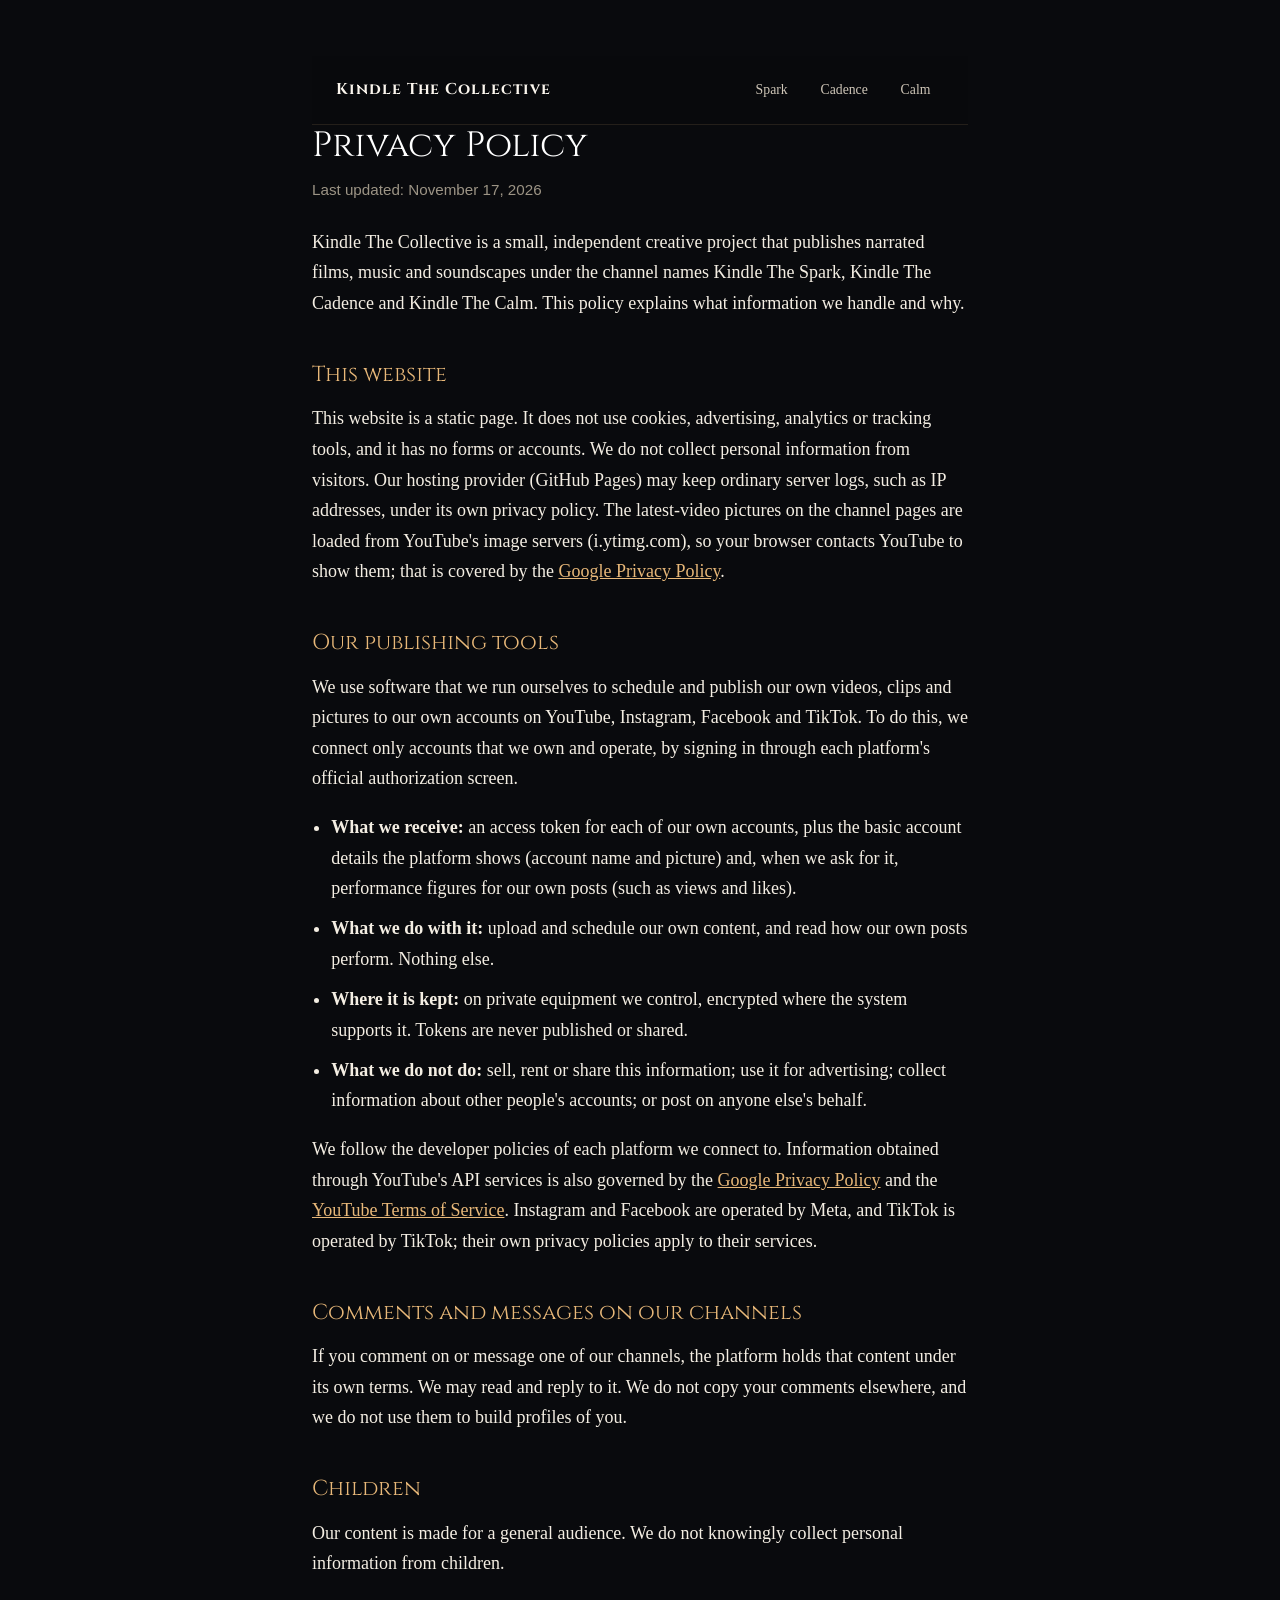
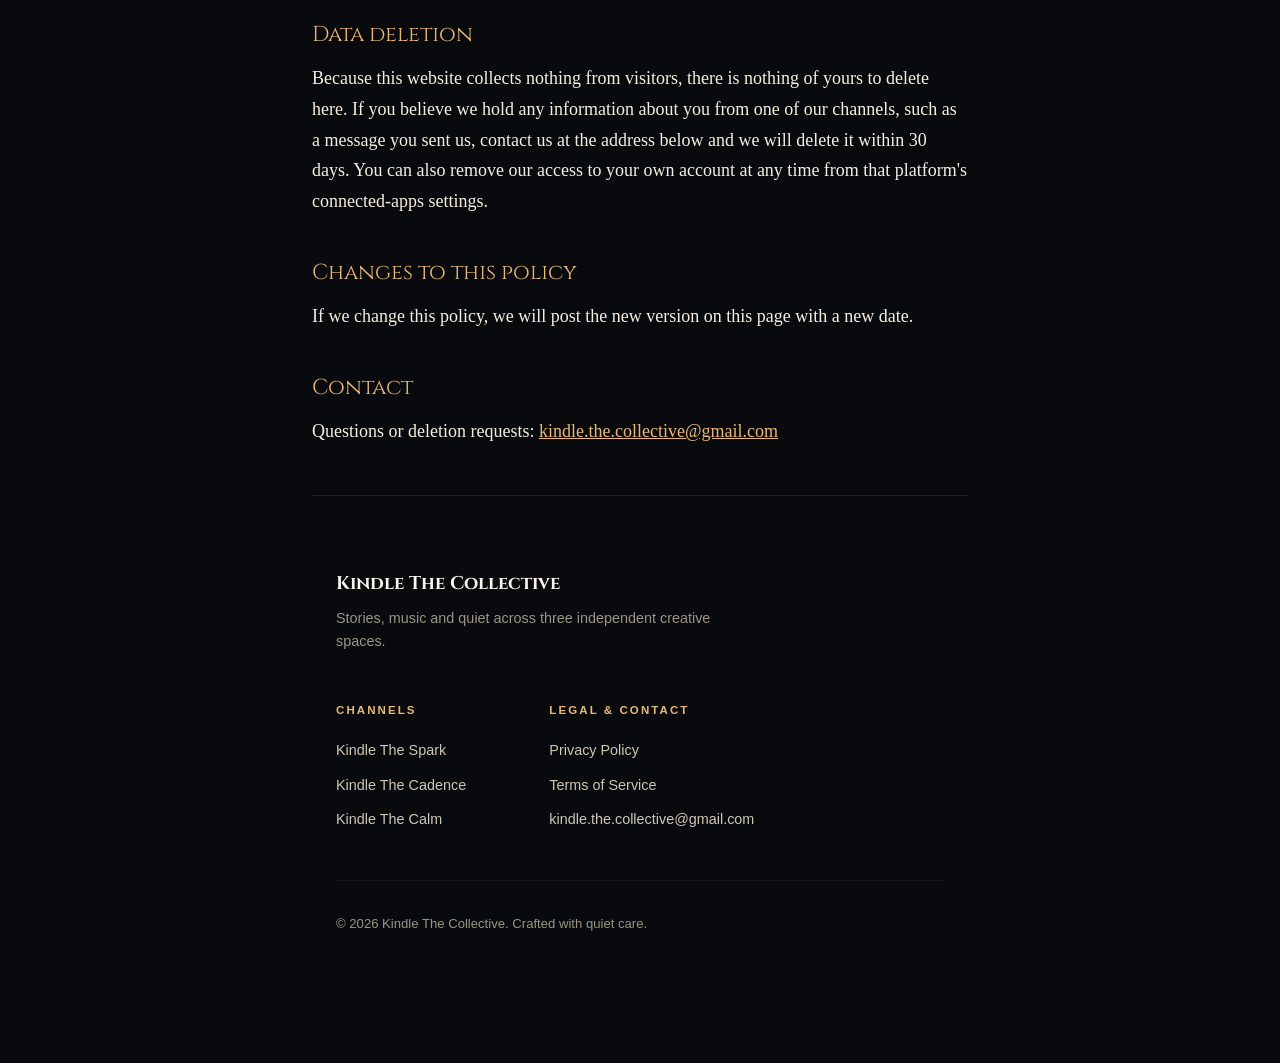
<file: privacy.html>
<!doctype html>
<html lang="en">
<head>
<meta charset="utf-8">
<meta name="viewport" content="width=device-width, initial-scale=1">
<title>Privacy Policy | Kindle The Collective</title>
<meta name="description" content="How Kindle The Collective handles information on this website and in the tools it uses to publish its own content.">
<link rel="canonical" href="https://kindlethecollective.me/privacy.html">
<link rel="icon" type="image/svg+xml" href="assets/favicon.svg">
<meta property="og:type" content="website">
<meta property="og:url" content="https://kindlethecollective.me/privacy.html">
<meta property="og:title" content="Privacy Policy | Kindle The Collective">
<meta property="og:description" content="How Kindle The Collective handles information on this website and in the tools it uses to publish its own content.">
<meta property="og:image" content="https://kindlethecollective.me/assets/spark/banner.jpg">
<meta property="og:image:alt" content="Kindle The Collective">
<meta property="og:locale" content="en_US">
<link rel="stylesheet" href="style.css">
</head>
<body>
<div class="wrap">
  <header class="site-header">
    <div class="header-inner">
      <a class="brand-link" href="index.html"><span class="brand-name">Kindle The Collective</span></a>
      <nav class="site-nav" aria-label="Channels">
        <a class="nav-link" href="spark/index.html">Spark</a>
        <a class="nav-link" href="cadence/index.html">Cadence</a>
        <a class="nav-link" href="calm/index.html">Calm</a>
      </nav>
    </div>
  </header>
  <main id="main">
    <h1>Privacy Policy</h1>
    <p class="meta">Last updated: November 17, 2026</p>

    <p>Kindle The Collective is a small, independent creative project that publishes narrated films, music and soundscapes under the channel names Kindle The Spark, Kindle The Cadence and Kindle The Calm. This policy explains what information we handle and why.</p>

    <h2>This website</h2>
    <p>This website is a static page. It does not use cookies, advertising, analytics or tracking tools, and it has no forms or accounts. We do not collect personal information from visitors. Our hosting provider (GitHub Pages) may keep ordinary server logs, such as IP addresses, under its own privacy policy. The latest-video pictures on the channel pages are loaded from YouTube's image servers (i.ytimg.com), so your browser contacts YouTube to show them; that is covered by the <a href="https://policies.google.com/privacy">Google Privacy Policy</a>.</p>

    <h2>Our publishing tools</h2>
    <p>We use software that we run ourselves to schedule and publish our own videos, clips and pictures to our own accounts on YouTube, Instagram, Facebook and TikTok. To do this, we connect only accounts that we own and operate, by signing in through each platform's official authorization screen.</p>
    <ul>
      <li><strong>What we receive:</strong> an access token for each of our own accounts, plus the basic account details the platform shows (account name and picture) and, when we ask for it, performance figures for our own posts (such as views and likes).</li>
      <li><strong>What we do with it:</strong> upload and schedule our own content, and read how our own posts perform. Nothing else.</li>
      <li><strong>Where it is kept:</strong> on private equipment we control, encrypted where the system supports it. Tokens are never published or shared.</li>
      <li><strong>What we do not do:</strong> sell, rent or share this information; use it for advertising; collect information about other people's accounts; or post on anyone else's behalf.</li>
    </ul>
    <p>We follow the developer policies of each platform we connect to. Information obtained through YouTube's API services is also governed by the <a href="https://policies.google.com/privacy">Google Privacy Policy</a> and the <a href="https://www.youtube.com/t/terms">YouTube Terms of Service</a>. Instagram and Facebook are operated by Meta, and TikTok is operated by TikTok; their own privacy policies apply to their services.</p>

    <h2>Comments and messages on our channels</h2>
    <p>If you comment on or message one of our channels, the platform holds that content under its own terms. We may read and reply to it. We do not copy your comments elsewhere, and we do not use them to build profiles of you.</p>

    <h2>Children</h2>
    <p>Our content is made for a general audience. We do not knowingly collect personal information from children.</p>

    <h2 id="deletion">Data deletion</h2>
    <p>Because this website collects nothing from visitors, there is nothing of yours to delete here. If you believe we hold any information about you from one of our channels, such as a message you sent us, contact us at the address below and we will delete it within 30 days. You can also remove our access to your own account at any time from that platform's connected-apps settings.</p>

    <h2>Changes to this policy</h2>
    <p>If we change this policy, we will post the new version on this page with a new date.</p>

    <h2>Contact</h2>
    <p>Questions or deletion requests: <a href="mailto:kindle.the.collective@gmail.com">kindle.the.collective@gmail.com</a></p>
  </main>
  <footer class="site-footer">
    <div class="footer-inner">
      <div class="footer-top">
        <div class="footer-brand"><span class="footer-title">Kindle The Collective</span><p class="footer-summary">Stories, music and quiet across three independent creative spaces.</p></div>
        <div class="footer-nav">
          <div class="footer-col"><span class="footer-heading">Channels</span><a href="spark/index.html">Kindle The Spark</a><a href="cadence/index.html">Kindle The Cadence</a><a href="calm/index.html">Kindle The Calm</a></div>
          <div class="footer-col"><span class="footer-heading">Legal &amp; Contact</span><a href="privacy.html">Privacy Policy</a><a href="terms.html">Terms of Service</a><a href="mailto:kindle.the.collective@gmail.com">kindle.the.collective@gmail.com</a></div>
        </div>
      </div>
      <div class="footer-bottom"><p class="footer-copyright">© 2026 Kindle The Collective. Crafted with quiet care.</p></div>
    </div>
  </footer>
</div>
</body>
</html>
</file>
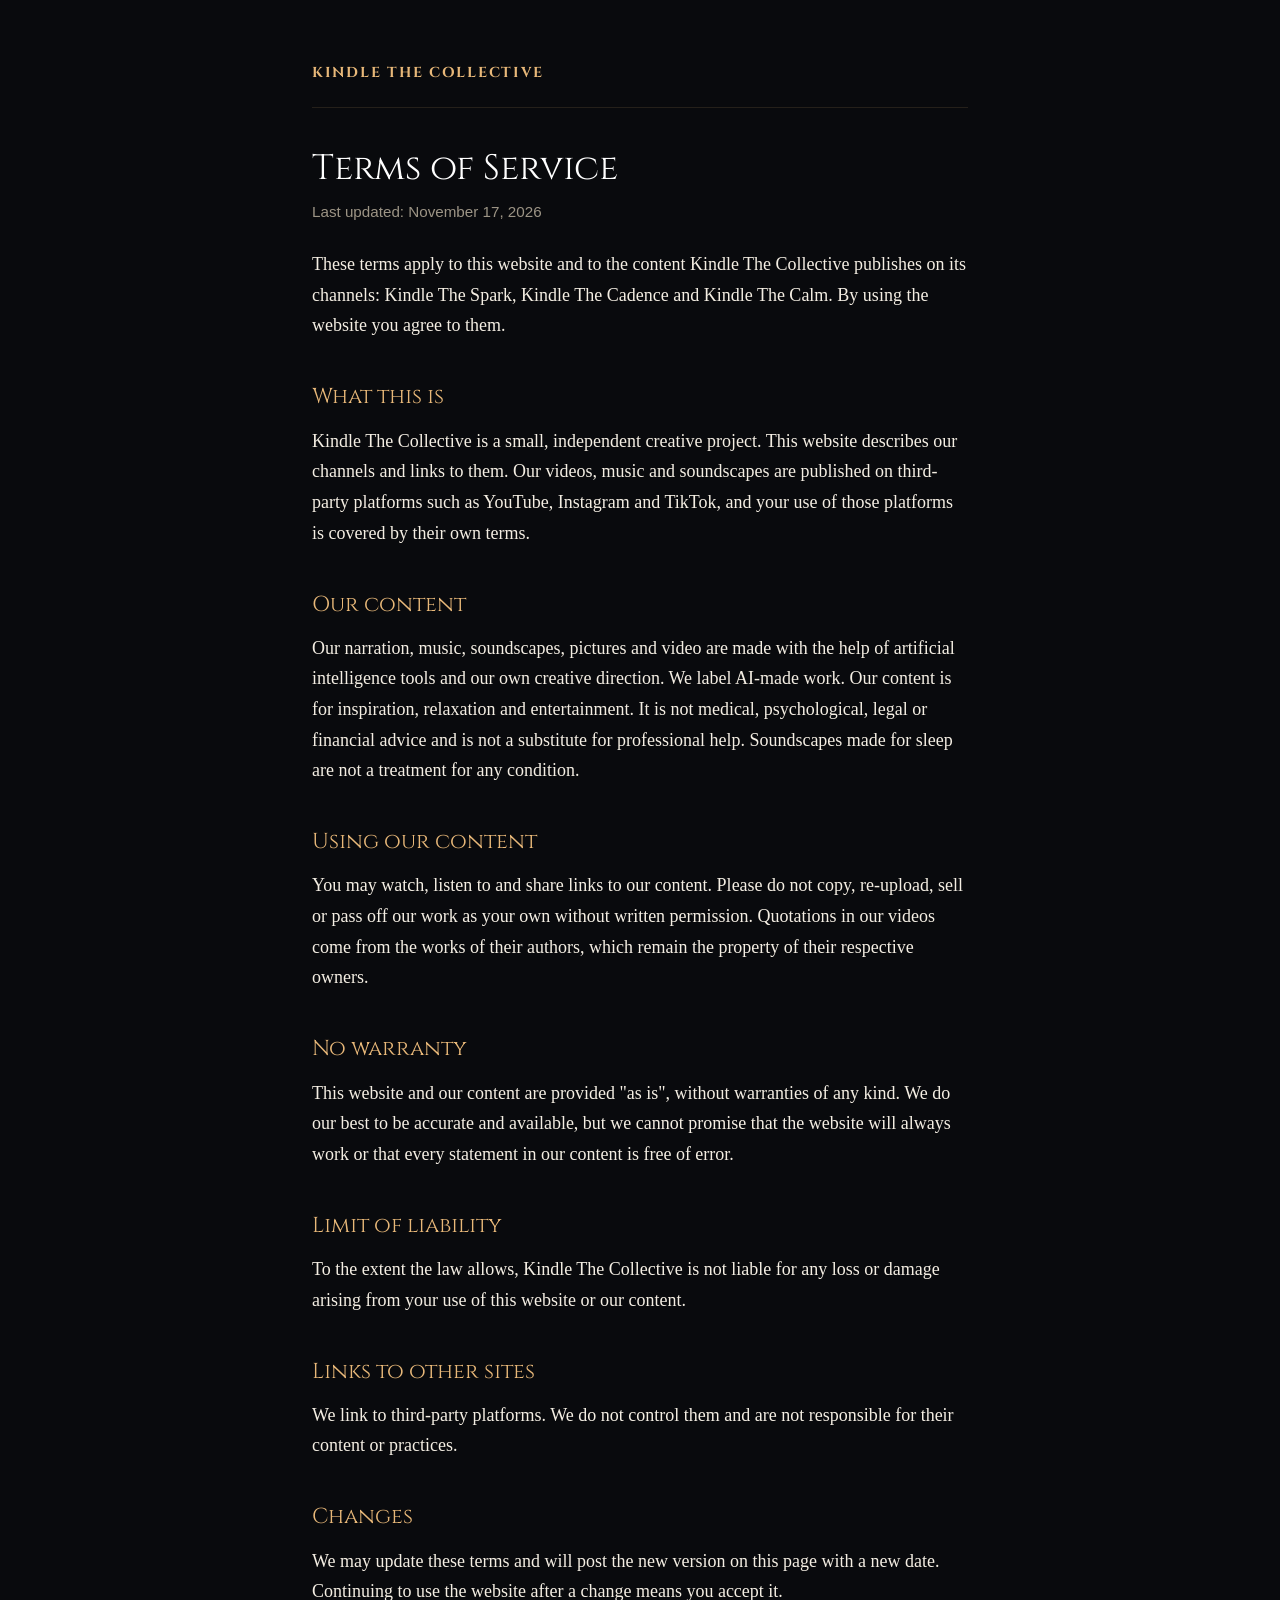
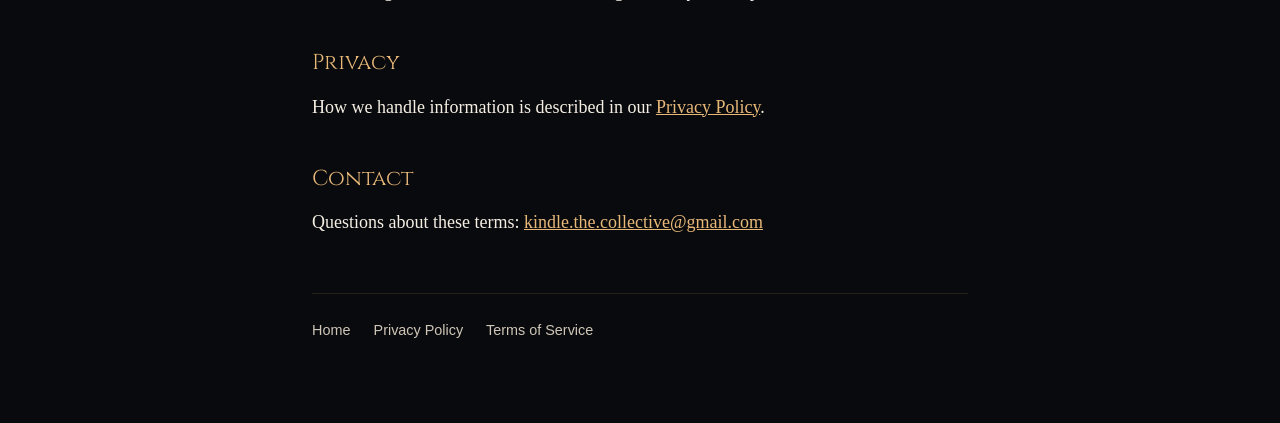
<file: terms.html>
<!doctype html>
<html lang="en">
<head>
<meta charset="utf-8">
<meta name="viewport" content="width=device-width, initial-scale=1">
<title>Terms of Service | Kindle The Collective</title>
<meta name="description" content="The terms for using the Kindle The Collective website and content.">
<link rel="stylesheet" href="style.css">
</head>
<body>
<div class="wrap">
  <header class="site"><a class="brand" href="/">Kindle The Collective</a></header>
  <main>
    <h1>Terms of Service</h1>
    <p class="meta">Last updated: November 17, 2026</p>

    <p>These terms apply to this website and to the content Kindle The Collective publishes on its channels: Kindle The Spark, Kindle The Cadence and Kindle The Calm. By using the website you agree to them.</p>

    <h2>What this is</h2>
    <p>Kindle The Collective is a small, independent creative project. This website describes our channels and links to them. Our videos, music and soundscapes are published on third-party platforms such as YouTube, Instagram and TikTok, and your use of those platforms is covered by their own terms.</p>

    <h2>Our content</h2>
    <p>Our narration, music, soundscapes, pictures and video are made with the help of artificial intelligence tools and our own creative direction. We label AI-made work. Our content is for inspiration, relaxation and entertainment. It is not medical, psychological, legal or financial advice and is not a substitute for professional help. Soundscapes made for sleep are not a treatment for any condition.</p>

    <h2>Using our content</h2>
    <p>You may watch, listen to and share links to our content. Please do not copy, re-upload, sell or pass off our work as your own without written permission. Quotations in our videos come from the works of their authors, which remain the property of their respective owners.</p>

    <h2>No warranty</h2>
    <p>This website and our content are provided "as is", without warranties of any kind. We do our best to be accurate and available, but we cannot promise that the website will always work or that every statement in our content is free of error.</p>

    <h2>Limit of liability</h2>
    <p>To the extent the law allows, Kindle The Collective is not liable for any loss or damage arising from your use of this website or our content.</p>

    <h2>Links to other sites</h2>
    <p>We link to third-party platforms. We do not control them and are not responsible for their content or practices.</p>

    <h2>Changes</h2>
    <p>We may update these terms and will post the new version on this page with a new date. Continuing to use the website after a change means you accept it.</p>

    <h2>Privacy</h2>
    <p>How we handle information is described in our <a href="privacy.html">Privacy Policy</a>.</p>

    <h2>Contact</h2>
    <p>Questions about these terms: <a href="mailto:kindle.the.collective@gmail.com">kindle.the.collective@gmail.com</a></p>
  </main>
  <footer>
    <a href="/">Home</a>
    <a href="privacy.html">Privacy Policy</a>
    <a href="terms.html">Terms of Service</a>
  </footer>
</div>
</body>
</html>
</file>
<file: style.css>
:root {
  --font-cinzel: "Cinzel", "Times New Roman", Georgia, serif;
  --font-sans: -apple-system, BlinkMacSystemFont, "Segoe UI", Roboto, "Helvetica Neue", Arial, sans-serif;
  --font-serif: "Charter", "Bitstream Charter", "Sitka Text", Cambria, Georgia, serif;

  --bg: #090a0d;
  --bg-rgb: 9, 10, 13;
  --card-bg: #111319;
  --card-bg-rgb: 17, 19, 25;
  --accent: #e8b879;
  --accent-rgb: 232, 184, 121;
  --accent-hover: #f7d29c;
  --brand: #bc763f;
  --brand-rgb: 188, 118, 63;
  --text: #f4eee3;
  --text-dim: #cfc6b8;
  --muted: #9c9485;
  --line: rgba(232, 184, 121, 0.12);
  --line-bright: rgba(232, 184, 121, 0.28);
  --gold-glow: rgba(232, 184, 121, 0.35);

  --panel: #12151c;
  --ember: #e8a14a;
}

* { box-sizing: border-box; }
html { -webkit-text-size-adjust: 100%; scroll-behavior: smooth; }

::selection {
  background: rgba(232, 184, 121, 0.35);
  color: #ffffff;
}

@font-face {
  font-family: Cinzel;
  src: url('assets/fonts/Cinzel.ttf') format('truetype');
  font-style: normal;
  font-weight: 400 900;
  font-display: swap;
}

/* ==========================================================================
   Legal pages layout (privacy.html, terms.html)
   ========================================================================== */
body {
  margin: 0;
  background: var(--bg);
  color: var(--text);
  font: 18px/1.7 var(--font-serif);
}

.wrap {
  max-width: 44rem;
  margin: 0 auto;
  padding: 3.5rem 1.5rem 5rem;
}

header.site {
  margin-bottom: 2.5rem;
  border-bottom: 1px solid var(--line);
  padding-bottom: 1.25rem;
}

header.site a.brand {
  color: var(--accent);
  text-decoration: none;
  letter-spacing: .12em;
  text-transform: uppercase;
  font-size: .9rem;
  font-weight: 700;
  font-family: var(--font-cinzel);
  transition: color 0.2s ease;
}

header.site a.brand:hover {
  color: #ffffff;
}

h1 { font-family: var(--font-cinzel); font-weight: 400; font-size: 2.2rem; line-height: 1.2; margin: 0 0 .5rem; color: #ffffff; }
h2 { font-family: var(--font-cinzel); font-weight: 400; font-size: 1.35rem; color: var(--accent); margin: 2.4rem 0 .6rem; }
p, li { margin: .6rem 0; }
ul { padding-left: 1.2rem; }
a { color: var(--accent); }
.meta { color: var(--muted); font-size: .95rem; margin-bottom: 1.5rem; font-family: var(--font-sans); }

footer {
  margin-top: 3.5rem;
  padding-top: 1.5rem;
  border-top: 1px solid var(--line);
  color: var(--muted);
  font-size: .9rem;
  font-family: var(--font-sans);
}

footer a {
  margin-right: 1.2rem;
  color: var(--text-dim);
  text-decoration: none;
  transition: color 0.2s ease;
}

footer a:hover {
  color: var(--accent);
}

.note {
  background: var(--panel);
  border: 1px solid var(--line);
  border-radius: 8px;
  padding: .9rem 1.1rem;
  color: var(--text-dim);
}

/* ==========================================================================
   Hub & Channel Themes
   ========================================================================== */
.hub {
  font: 16px/1.65 var(--font-sans);
  background: var(--bg);
  color: var(--text);
  overflow-x: hidden;
  position: relative;
  background-image: radial-gradient(circle at 50% 0%, rgba(var(--accent-rgb), 0.08) 0%, transparent 60%);
}

.hub.spark {
  --bg: #0d0c0a;
  --bg-rgb: 13, 12, 10;
  --card-bg: #151310;
  --card-bg-rgb: 21, 19, 16;
  --accent: #f0ac69;
  --accent-rgb: 240, 172, 105;
  --accent-hover: #ffc48a;
  --brand: #bc763f;
  --brand-rgb: 188, 118, 63;
  --text: #f6eee3;
  --text-dim: #d3c9ba;
  --muted: #a49a8c;
  --line: rgba(240, 172, 105, 0.14);
  --line-bright: rgba(240, 172, 105, 0.3);
  --gold-glow: rgba(240, 172, 105, 0.4);
}

.hub.cadence {
  --bg: #07090f;
  --bg-rgb: 7, 9, 15;
  --card-bg: #0e121a;
  --card-bg-rgb: 14, 18, 26;
  --accent: #f8c15c;
  --accent-rgb: 248, 193, 92;
  --accent-hover: #ffd37a;
  --brand: #dc9733;
  --brand-rgb: 220, 151, 51;
  --text: #f6f0e6;
  --text-dim: #d2cbd4;
  --muted: #959caa;
  --line: rgba(248, 193, 92, 0.14);
  --line-bright: rgba(248, 193, 92, 0.3);
  --gold-glow: rgba(248, 193, 92, 0.4);
}

.hub.calm {
  --bg: #030c17;
  --bg-rgb: 3, 12, 23;
  --card-bg: #07192d;
  --card-bg-rgb: 7, 25, 45;
  --accent: #ebd096;
  --accent-rgb: 235, 208, 150;
  --accent-hover: #f6e1b4;
  --brand: #ddab61;
  --brand-rgb: 221, 171, 97;
  --text: #f1ede5;
  --text-dim: #c5d3df;
  --muted: #859bb0;
  --line: rgba(235, 208, 150, 0.14);
  --line-bright: rgba(235, 208, 150, 0.3);
  --gold-glow: rgba(235, 208, 150, 0.4);
}

.hub a:focus-visible,
.hub button:focus-visible {
  outline: 2px solid var(--accent);
  outline-offset: 3px;
  box-shadow: 0 0 14px var(--gold-glow);
}

/* Screen reader utility */
.sr-only {
  position: absolute;
  width: 1px;
  height: 1px;
  padding: 0;
  margin: -1px;
  overflow: hidden;
  clip: rect(0, 0, 0, 0);
  white-space: nowrap;
  border: 0;
}

/* ==========================================================================
   Header & Navigation
   ========================================================================== */
.skip-link {
  position: absolute;
  left: 1.5rem;
  top: -8rem;
  background: #11141a;
  color: var(--accent);
  padding: 0.65rem 1.25rem;
  border: 1px solid var(--accent);
  border-radius: 6px;
  z-index: 100;
  font-weight: 600;
  text-decoration: none;
  box-shadow: 0 6px 20px rgba(0,0,0,0.8);
  transition: top 0.2s ease;
}

.skip-link:focus {
  top: 1.5rem;
  outline: 2px solid #ffffff;
}

.site-header {
  position: sticky;
  top: 0;
  z-index: 50;
  backdrop-filter: blur(14px);
  -webkit-backdrop-filter: blur(14px);
  background: rgba(var(--bg-rgb), 0.85);
  border-bottom: 1px solid var(--line);
  transition: background-color 0.3s ease, border-color 0.3s ease;
}

.header-inner {
  max-width: 76rem;
  margin: 0 auto;
  padding: 1rem 1.5rem;
  display: flex;
  align-items: center;
  justify-content: space-between;
  gap: 1.25rem;
}

.brand-link {
  display: flex;
  align-items: center;
  gap: 0.65rem;
  text-decoration: none;
  color: #fcf8f0;
  transition: transform 0.2s ease;
  flex-shrink: 0;
}

.brand-link:hover {
  transform: translateY(-1px);
}

.brand-flame-icon {
  flex-shrink: 0;
  filter: drop-shadow(0 0 8px var(--gold-glow));
}

.brand-name {
  font-family: var(--font-cinzel);
  font-size: clamp(0.88rem, 2.5vw, 0.98rem);
  font-weight: 700;
  letter-spacing: 0.06em;
  color: #fbf6ee;
  white-space: nowrap;
  transition: color 0.2s ease;
}

.brand-link:hover .brand-name {
  color: var(--accent);
}

.site-nav {
  display: flex;
  align-items: center;
  gap: 0.35rem;
  flex-shrink: 0;
}

.nav-link {
  color: var(--text-dim);
  text-decoration: none;
  font-size: 0.86rem;
  font-weight: 500;
  padding: 0.4rem 0.85rem;
  border-radius: 999px;
  transition: all 0.2s ease;
  white-space: nowrap;
}

.nav-link:hover {
  color: #ffffff;
  background: rgba(255, 255, 255, 0.06);
}

.nav-link.active {
  color: var(--accent);
  background: rgba(var(--accent-rgb), 0.14);
  font-weight: 600;
  box-shadow: inset 0 0 0 1px rgba(var(--accent-rgb), 0.25);
}

@media (max-width: 600px) {
  .header-inner {
    padding: 0.85rem 1rem;
    gap: 0.6rem;
    flex-wrap: wrap;
  }
  .brand-name {
    font-size: 0.85rem;
    letter-spacing: 0.04em;
  }
  .brand-flame-icon {
    width: 18px;
    height: 18px;
  }
  .nav-link {
    padding: 0.35rem 0.6rem;
    font-size: 0.8rem;
  }
}

/* ==========================================================================
   Hero (Home)
   ========================================================================== */
.hero-home {
  position: relative;
  min-height: clamp(26rem, 58vh, 36rem);
  display: flex;
  align-items: center;
  justify-content: center;
  text-align: center;
  padding: 5.5rem 1.5rem 5rem;
  overflow: hidden;
}

.hero-glow {
  position: absolute;
  width: min(720px, 94vw);
  height: 420px;
  border-radius: 50%;
  background: radial-gradient(ellipse at 50% 50%, rgba(240, 150, 60, 0.32) 0%, rgba(210, 110, 40, 0.18) 35%, rgba(160, 60, 20, 0.08) 60%, transparent 75%);
  filter: blur(50px);
  pointer-events: none;
  transform: translateZ(0);
  animation: emberBreathe 8s ease-in-out infinite alternate;
}

@keyframes emberBreathe {
  0% { transform: scale(0.92) translateY(0); opacity: 0.72; }
  50% { transform: scale(1.08) translateY(-10px); opacity: 1; }
  100% { transform: scale(0.96) translateY(6px); opacity: 0.78; }
}

.hero-content {
  position: relative;
  z-index: 2;
  max-width: 52rem;
  display: flex;
  flex-direction: column;
  align-items: center;
}

.eyebrow {
  font-family: var(--font-sans);
  font-size: 0.75rem;
  font-weight: 700;
  text-transform: uppercase;
  letter-spacing: 0.22em;
  color: var(--accent);
  margin: 0 0 1rem;
  display: flex;
  align-items: center;
  gap: 0.5rem;
  justify-content: center;
}

.eyebrow-spark {
  color: var(--brand);
  font-size: 0.7rem;
  animation: sparkTwinkle 4s ease-in-out infinite alternate;
}

@keyframes sparkTwinkle {
  0% { opacity: 0.5; transform: scale(0.9); }
  100% { opacity: 1; transform: scale(1.15); filter: drop-shadow(0 0 6px var(--accent)); }
}

.hero-home h1 {
  font-family: var(--font-cinzel);
  font-size: clamp(2.5rem, 6.2vw, 4.8rem);
  font-weight: 700;
  line-height: 1.15;
  letter-spacing: 0.03em;
  margin: 0.2rem 0 0.85rem;
  color: #fbf5eb;
  background: linear-gradient(180deg, #ffffff 15%, #f6ecd8 60%, #deb881 100%);
  -webkit-background-clip: text;
  -webkit-text-fill-color: transparent;
}

.hero-sub {
  font-family: var(--font-serif);
  font-size: clamp(1.15rem, 2.2vw, 1.35rem);
  color: #d6cebe;
  margin: 0 0 2.4rem;
  font-style: italic;
}

.hero-cta {
  display: inline-flex;
  align-items: center;
  gap: 0.55rem;
  padding: 0.8rem 1.6rem;
  border-radius: 999px;
  background: rgba(255, 255, 255, 0.04);
  border: 1px solid rgba(var(--accent-rgb), 0.35);
  color: #f8f1e5;
  text-decoration: none;
  font-size: 0.92rem;
  font-weight: 600;
  letter-spacing: 0.03em;
  backdrop-filter: blur(8px);
  transition: all 0.25s ease;
}

.hero-cta:hover {
  background: rgba(var(--accent-rgb), 0.16);
  border-color: var(--accent);
  color: #ffffff;
  transform: translateY(-2px);
  box-shadow: 0 8px 24px var(--gold-glow);
}

.hero-arrow {
  transition: transform 0.25s ease;
}

.hero-cta:hover .hero-arrow {
  transform: translateY(3px);
}

/* ==========================================================================
   Section Dividers & Headers
   ========================================================================== */
.section-divider {
  display: flex;
  align-items: center;
  justify-content: center;
  max-width: 48rem;
  margin: 0 auto;
  height: 2rem;
  position: relative;
}

.section-divider::before,
.section-divider::after {
  content: "";
  flex: 1;
  height: 1px;
  background: linear-gradient(90deg, transparent, var(--line-bright));
}

.section-divider::after {
  background: linear-gradient(90deg, var(--line-bright), transparent);
}

.divider-ember {
  padding: 0 1.25rem;
  color: var(--accent);
  font-size: 0.75rem;
  text-shadow: 0 0 10px var(--gold-glow);
}

.section {
  max-width: 76rem;
  margin: 0 auto;
  padding: 5rem 1.5rem;
}

.section-header {
  text-align: center;
  max-width: 38rem;
  margin: 0 auto 3rem;
}

.section-header h2 {
  font-family: var(--font-cinzel);
  font-size: clamp(1.8rem, 3.5vw, 2.6rem);
  font-weight: 700;
  line-height: 1.2;
  color: #fbf5eb;
  margin: 0.3rem 0 0.6rem;
}

.section-desc {
  color: var(--muted);
  font-size: 1.05rem;
  margin: 0;
}

/* ==========================================================================
   Channel Cards (Home - Film Poster Style)
   ========================================================================== */
.channel-grid {
  display: grid;
  grid-template-columns: 1fr;
  gap: 1.75rem;
}

@media (min-width: 960px) {
  .channel-grid {
    grid-template-columns: repeat(3, minmax(0, 1fr));
  }
}

@media (min-width: 640px) and (max-width: 959px) {
  .channel-grid {
    max-width: 46rem;
    margin: 0 auto;
  }
}

.channel-card {
  position: relative;
  border-radius: 16px;
  overflow: hidden;
  background: var(--card-bg);
  border: 1px solid var(--line);
  display: flex;
  flex-direction: column;
  transition: transform 0.35s cubic-bezier(0.2, 0.8, 0.2, 1), border-color 0.35s ease, box-shadow 0.35s ease;
  box-shadow: 0 12px 30px -10px rgba(0, 0, 0, 0.7);
}

.channel-card.spark {
  --accent: #f0ac69;
  --accent-rgb: 240, 172, 105;
  --brand: #bc763f;
  --brand-rgb: 188, 118, 63;
  --card-bg: #151310;
  --gold-glow: rgba(240, 172, 105, 0.4);
}

.channel-card.cadence {
  --accent: #f8c15c;
  --accent-rgb: 248, 193, 92;
  --brand: #dc9733;
  --brand-rgb: 220, 151, 51;
  --card-bg: #0e121a;
  --gold-glow: rgba(248, 193, 92, 0.4);
}

.channel-card.calm {
  --accent: #ebd096;
  --accent-rgb: 235, 208, 150;
  --brand: #ddab61;
  --brand-rgb: 221, 171, 97;
  --card-bg: #07192d;
  --gold-glow: rgba(235, 208, 150, 0.4);
}

.channel-card:hover {
  transform: translateY(-6px);
  border-color: var(--line-bright);
  box-shadow: 0 20px 45px -12px rgba(0, 0, 0, 0.85), 0 0 30px -4px var(--gold-glow);
}

.card-media {
  position: absolute;
  inset: 0;
  pointer-events: none;
  overflow: hidden;
}

.card-banner-bg {
  position: absolute;
  inset: -15px;
  width: calc(100% + 30px);
  height: calc(100% + 30px);
  object-fit: cover;
  object-position: center;
  opacity: 0.24;
  filter: blur(4px) saturate(1.15) brightness(0.8);
  transition: transform 0.6s cubic-bezier(0.2, 0.8, 0.2, 1), opacity 0.6s ease, filter 0.6s ease;
  transform: scale(1.08);
}

.channel-card:hover .card-banner-bg {
  transform: scale(1.15);
  opacity: 0.35;
  filter: blur(3px) saturate(1.25) brightness(0.9);
}

.card-shade {
  position: absolute;
  inset: 0;
  background: linear-gradient(180deg, rgba(var(--bg-rgb), 0.72) 0%, rgba(var(--bg-rgb), 0.88) 42%, rgba(var(--bg-rgb), 0.98) 100%);
}

.card-inner {
  position: relative;
  z-index: 2;
  padding: 2.2rem 1.75rem 1.75rem;
  display: flex;
  flex-direction: column;
  flex: 1;
}

.card-header {
  display: flex;
  align-items: center;
  gap: 1.1rem;
  margin-bottom: 1.25rem;
}

.avatar-medallion {
  display: block;
  width: 4.5rem;
  height: 4.5rem;
  border-radius: 50%;
  overflow: hidden;
  flex-shrink: 0;
  border: 2px solid var(--accent);
  box-shadow: 0 0 16px var(--gold-glow), 0 4px 10px rgba(0, 0, 0, 0.6);
  transition: transform 0.3s ease, box-shadow 0.3s ease;
  background: #000;
}

.avatar-medallion:hover {
  transform: scale(1.06);
  box-shadow: 0 0 22px var(--gold-glow);
}

.avatar-img {
  width: 100%;
  height: 100%;
  object-fit: cover;
  display: block;
}

.card-titles {
  display: flex;
  flex-direction: column;
}

.card-kicker {
  font-size: 0.7rem;
  font-weight: 700;
  text-transform: uppercase;
  letter-spacing: 0.18em;
  color: var(--accent);
  margin: 0 0 0.25rem;
}

.card-channel-name {
  font-family: var(--font-cinzel);
  font-size: 1.3rem;
  font-weight: 700;
  line-height: 1.2;
  margin: 0;
}

.card-channel-name a {
  color: #fbf5eb;
  text-decoration: none;
  transition: color 0.2s ease;
}

.card-channel-name a:hover {
  color: var(--accent);
}

.card-tagline {
  font-family: var(--font-serif);
  font-size: 1rem;
  line-height: 1.5;
  color: #d8d0c2;
  margin: 0 0 1.5rem;
  min-height: 3rem;
}

.card-actions {
  margin-bottom: 1.5rem;
}

.btn-group {
  display: flex;
  align-items: center;
  gap: 0.55rem;
  flex-wrap: wrap;
}

.btn-primary {
  display: inline-flex;
  align-items: center;
  gap: 0.45rem;
  background: linear-gradient(135deg, var(--accent) 0%, var(--brand) 100%);
  color: #0a0b0d !important;
  font-weight: 700;
  font-size: 0.84rem;
  padding: 0.55rem 0.9rem;
  border-radius: 6px;
  text-decoration: none;
  white-space: nowrap;
  box-shadow: 0 4px 12px rgba(0, 0, 0, 0.4);
  transition: all 0.2s ease;
}

.btn-primary:hover {
  filter: brightness(1.12);
  transform: translateY(-1px);
  box-shadow: 0 6px 16px var(--gold-glow);
}

.social-cluster {
  display: inline-flex;
  align-items: center;
  gap: 0.45rem;
}

.btn-social {
  width: 2.35rem;
  height: 2.35rem;
  border-radius: 6px;
  display: inline-flex;
  align-items: center;
  justify-content: center;
  background: rgba(255, 255, 255, 0.05);
  border: 1px solid rgba(255, 255, 255, 0.1);
  color: var(--text-dim) !important;
  text-decoration: none;
  flex-shrink: 0;
  transition: all 0.2s ease;
}

.btn-social:hover {
  background: rgba(var(--accent-rgb), 0.16);
  border-color: var(--accent);
  color: var(--accent) !important;
  transform: translateY(-1px);
}

.btn-secondary {
  display: inline-flex;
  align-items: center;
  gap: 0.5rem;
  background: rgba(255, 255, 255, 0.05);
  border: 1px solid var(--line-bright);
  color: #f3ede2 !important;
  font-size: 0.9rem;
  font-weight: 600;
  padding: 0.65rem 1.15rem;
  border-radius: 6px;
  text-decoration: none;
  white-space: nowrap;
  transition: all 0.2s ease;
}

.btn-secondary:hover {
  background: rgba(var(--accent-rgb), 0.14);
  border-color: var(--accent);
  color: #ffffff !important;
  transform: translateY(-1px);
}

.btn-compact {
  padding: 0.55rem 0.85rem;
  font-size: 0.85rem;
}

.btn-large {
  padding: 0.7rem 1.4rem;
  font-size: 0.95rem;
}

.card-footer {
  margin-top: auto;
  padding-top: 1rem;
  border-top: 1px solid var(--line);
}

.explore-link {
  display: flex;
  align-items: center;
  justify-content: space-between;
  color: var(--accent);
  font-size: 0.88rem;
  font-weight: 600;
  text-decoration: none;
  transition: all 0.2s ease;
}

.explore-link:hover {
  color: #ffffff;
}

.explore-arrow {
  transition: transform 0.2s ease;
}

.explore-link:hover .explore-arrow {
  transform: translateX(4px);
}

/* ==========================================================================
   Channel Page Hero
   ========================================================================== */
.channel-hero {
  position: relative;
  margin-bottom: 2rem;
}

.channel-banner-stage {
  position: relative;
  width: 100%;
  height: clamp(260px, 42vw, 440px);
  overflow: hidden;
  background: #050608;
}

.channel-banner-img {
  width: 100%;
  height: 100%;
  object-fit: cover;
  object-position: center;
  display: block;
  filter: brightness(0.92) contrast(1.04);
}

.channel-banner-fade {
  position: absolute;
  inset: 0;
  background: linear-gradient(180deg, rgba(var(--bg-rgb), 0) 25%, rgba(var(--bg-rgb), 0.65) 70%, var(--bg) 100%);
  pointer-events: none;
}

.channel-banner-vignette {
  position: absolute;
  inset: 0;
  background: radial-gradient(ellipse at 50% 50%, transparent 45%, rgba(0, 0, 0, 0.55) 100%);
  pointer-events: none;
}

.channel-hero-container {
  max-width: 76rem;
  margin: -5.5rem auto 0;
  padding: 0 1.5rem;
  position: relative;
  z-index: 3;
}

.channel-meta-wrap {
  display: flex;
  align-items: flex-end;
  gap: 1.75rem;
  flex-wrap: wrap;
  margin-bottom: 1.75rem;
}

.channel-avatar-medallion {
  width: clamp(6.5rem, 14vw, 8.5rem);
  height: clamp(6.5rem, 14vw, 8.5rem);
  border-radius: 50%;
  overflow: hidden;
  flex-shrink: 0;
  border: 3px solid var(--accent);
  box-shadow: 0 0 28px var(--gold-glow), 0 8px 25px rgba(0, 0, 0, 0.7);
  background: #000;
}

.channel-avatar-img {
  width: 100%;
  height: 100%;
  object-fit: cover;
  display: block;
}

.channel-titles {
  display: flex;
  flex-direction: column;
}

.channel-breadcrumb {
  display: flex;
  align-items: center;
  gap: 0.5rem;
  font-size: 0.8rem;
  font-weight: 600;
  text-transform: uppercase;
  letter-spacing: 0.14em;
  color: var(--muted);
  margin-bottom: 0.4rem;
}

.channel-breadcrumb a {
  color: var(--accent);
  text-decoration: none;
  transition: color 0.2s ease;
}

.channel-breadcrumb a:hover {
  color: #ffffff;
}

.channel-heading {
  font-family: var(--font-cinzel);
  font-size: clamp(2.2rem, 5vw, 3.8rem);
  font-weight: 700;
  line-height: 1.1;
  margin: 0 0 0.35rem;
  color: #fbf5eb;
}

.channel-tagline {
  font-family: var(--font-serif);
  font-style: italic;
  font-size: clamp(1.1rem, 2.2vw, 1.35rem);
  color: var(--accent);
  margin: 0;
}

.channel-body-panel {
  max-width: 48rem;
  margin-top: 1.25rem;
}

.channel-about {
  font-size: 1.1rem;
  line-height: 1.75;
  color: #ded6c9;
  margin: 0 0 1.75rem;
}

.channel-actions-bar {
  margin-bottom: 2rem;
}

.channel-actions-row {
  display: flex;
  align-items: center;
  gap: 0.85rem;
  flex-wrap: wrap;
}

@media (max-width: 640px) {
  .channel-hero-container {
    margin-top: -3.5rem;
    padding: 0 1.25rem;
  }
  .channel-meta-wrap {
    flex-direction: column;
    align-items: flex-start;
    gap: 1rem;
  }
  .channel-avatar-medallion {
    width: 5.5rem;
    height: 5.5rem;
  }
}

/* ==========================================================================
   Video Grid & Video Cards
   ========================================================================== */
.video-grid {
  display: grid;
  grid-template-columns: 1fr;
  gap: 1.6rem;
}

@media (min-width: 600px) {
  .video-grid {
    grid-template-columns: repeat(2, minmax(0, 1fr));
  }
}

@media (min-width: 960px) {
  .video-grid {
    grid-template-columns: repeat(3, minmax(0, 1fr));
  }
}

.video-card {
  border-radius: 12px;
  overflow: hidden;
  background: rgba(255, 255, 255, 0.02);
  border: 1px solid rgba(255, 255, 255, 0.07);
  transition: transform 0.3s cubic-bezier(0.2, 0.8, 0.2, 1), border-color 0.3s ease, box-shadow 0.3s ease, background-color 0.3s ease;
  display: flex;
  flex-direction: column;
}

.video-card:hover {
  transform: translateY(-5px);
  border-color: var(--line-bright);
  background: rgba(255, 255, 255, 0.045);
  box-shadow: 0 14px 34px -10px rgba(0, 0, 0, 0.8), 0 0 20px -6px var(--gold-glow);
}

.video-link {
  text-decoration: none;
  color: inherit;
  display: flex;
  flex-direction: column;
  height: 100%;
}

.video-thumb-container {
  position: relative;
  width: 100%;
  aspect-ratio: 16 / 9;
  overflow: hidden;
  background: #13151a;
}

.video-thumb-container.short {
   aspect-ratio: 9 / 16;
   max-width: 16rem;
   margin-inline: auto;
 }

.video-thumb {
  width: 100%;
  height: 100%;
  object-fit: cover;
  display: block;
  transition: transform 0.5s ease, filter 0.5s ease;
}

.video-thumb.short {
  object-fit: contain;
}

.video-card:hover .video-thumb {
  transform: scale(1.04);
  filter: brightness(1.06);
}

.video-card:hover .video-thumb.short {
  transform: none;
}

.channel-latest-row {
  margin-top: 2rem;
}

.channel-latest-heading {
  margin: 0 0 1rem;
  color: var(--text);
  font-family: var(--font-cinzel);
  font-size: 1.25rem;
}

.video-thumb-overlay {
  position: absolute;
  inset: 0;
  background: rgba(8, 10, 14, 0.35);
  display: flex;
  align-items: center;
  justify-content: center;
  opacity: 0;
  transition: opacity 0.25s ease, background-color 0.25s ease;
}

.video-card:hover .video-thumb-overlay {
  opacity: 1;
}

.video-play-badge {
  width: 3rem;
  height: 3rem;
  border-radius: 50%;
  background: var(--accent);
  color: #0a0b0d;
  display: flex;
  align-items: center;
  justify-content: center;
  box-shadow: 0 4px 16px rgba(0, 0, 0, 0.6);
  transform: scale(0.85);
  transition: transform 0.25s ease;
}

.video-card:hover .video-play-badge {
  transform: scale(1);
}

.video-details {
  padding: 1.15rem 1.25rem 1.35rem;
  display: flex;
  flex-direction: column;
  flex: 1;
}

.video-title {
  font-family: var(--font-sans);
  font-size: 0.98rem;
  font-weight: 600;
  line-height: 1.45;
  color: #f4ede2;
  margin: 0 0 0.85rem;
  display: -webkit-box;
  -webkit-line-clamp: 2;
  -webkit-box-orient: vertical;
  overflow: hidden;
  transition: color 0.2s ease;
}

.video-card:hover .video-title {
  color: var(--accent);
}

.video-meta {
  margin-top: auto;
  display: flex;
  align-items: center;
  gap: 0.5rem;
  font-size: 0.8rem;
  color: var(--muted);
}

.video-channel-tag {
  font-weight: 600;
  color: var(--accent);
}

.meta-dot {
  color: var(--muted);
}

.empty-videos {
  padding: 3rem 1.5rem;
  text-align: center;
  color: var(--muted);
  background: rgba(255, 255, 255, 0.02);
  border: 1px dashed var(--line);
  border-radius: 12px;
}

/* ==========================================================================
   About Section (Home)
   ========================================================================== */
.about-card {
  position: relative;
  border-radius: 16px;
  overflow: hidden;
  background: rgba(255, 255, 255, 0.02);
  border: 1px solid var(--line);
  padding: clamp(2.5rem, 5vw, 4rem) clamp(1.5rem, 4vw, 3.5rem);
}

.about-glow {
  position: absolute;
  width: 420px;
  height: 420px;
  right: -100px;
  top: -100px;
  background: radial-gradient(circle, var(--gold-glow) 0%, transparent 70%);
  filter: blur(55px);
  pointer-events: none;
  opacity: 0.35;
}

.about-content {
  position: relative;
  z-index: 2;
}

.about-card h2 {
  font-family: var(--font-cinzel);
  font-size: clamp(1.7rem, 3.2vw, 2.3rem);
  font-weight: 700;
  color: #fbf5eb;
  margin: 0.2rem 0 1rem;
}

.about-lead {
  font-family: var(--font-serif);
  font-size: 1.25rem;
  line-height: 1.65;
  color: #ded6c9;
  margin: 0 0 2.5rem;
  max-width: 48rem;
}

.about-grid {
  display: grid;
  grid-template-columns: 1fr;
  gap: 1.5rem;
  border-top: 1px solid var(--line);
  padding-top: 2.5rem;
}

@media (min-width: 768px) {
  .about-grid {
    grid-template-columns: repeat(3, minmax(0, 1fr));
  }
}

.about-pillar {
  background: rgba(255, 255, 255, 0.02);
  border: 1px solid var(--line);
  border-radius: 12px;
  padding: 1.5rem;
  transition: border-color 0.25s ease, transform 0.25s ease;
}

.about-pillar:hover {
  border-color: var(--line-bright);
  transform: translateY(-2px);
}

.pillar-title {
  font-family: var(--font-cinzel);
  font-size: 1.1rem;
  font-weight: 700;
  color: var(--accent);
  margin: 0 0 0.65rem;
}

.about-pillar p {
  font-size: 0.95rem;
  line-height: 1.6;
  color: var(--muted);
  margin: 0;
}

/* ==========================================================================
   Footer
   ========================================================================== */
.site-footer {
  border-top: 1px solid var(--line);
  background: rgba(var(--bg-rgb), 0.95);
  margin-top: 3rem;
  padding: 4.5rem 1.5rem 3rem;
  color: var(--muted);
  font-size: 0.9rem;
}

.footer-inner {
  max-width: 76rem;
  margin: 0 auto;
}

.footer-top {
  display: flex;
  justify-content: space-between;
  gap: 3rem;
  flex-wrap: wrap;
  margin-bottom: 3rem;
}

.footer-brand {
  max-width: 24rem;
}

.footer-title {
  font-family: var(--font-cinzel);
  font-size: 1.15rem;
  font-weight: 700;
  color: #fbf5eb;
  display: block;
  margin-bottom: 0.5rem;
}

.footer-summary {
  color: var(--muted);
  line-height: 1.6;
  margin: 0;
}

.footer-nav {
  display: flex;
  gap: clamp(2rem, 5vw, 4rem);
  flex-wrap: wrap;
}

.footer-col {
  display: flex;
  flex-direction: column;
  gap: 0.65rem;
}

.footer-heading {
  font-size: 0.72rem;
  font-weight: 700;
  text-transform: uppercase;
  letter-spacing: 0.18em;
  color: var(--accent);
  margin-bottom: 0.4rem;
}

.footer-col a {
  color: var(--text-dim);
  text-decoration: none;
  transition: color 0.2s ease;
}

.footer-col a:hover {
  color: #ffffff;
}

.footer-contact-link {
  display: inline-flex;
  align-items: center;
  gap: 0.45rem;
  color: var(--accent) !important;
}

.footer-contact-link:hover {
  color: #ffffff !important;
}

.footer-bottom {
  border-top: 1px solid rgba(255, 255, 255, 0.06);
  padding-top: 2rem;
  display: flex;
  justify-content: space-between;
  align-items: center;
  font-size: 0.82rem;
  color: var(--muted);
  flex-wrap: wrap;
  gap: 1rem;
}

.footer-copyright {
  margin: 0;
}

/* ==========================================================================
   Motion & Accessibility
   ========================================================================== */
@media (prefers-reduced-motion: reduce) {
  *,
  *::before,
  *::after {
    animation-duration: 0.01ms !important;
    animation-iteration-count: 1 !important;
    transition-duration: 0.01ms !important;
    scroll-behavior: auto !important;
  }
  .hero-glow {
    animation: none !important;
    opacity: 0.85;
  }
  .eyebrow-spark {
    animation: none !important;
  }
}
</file>
